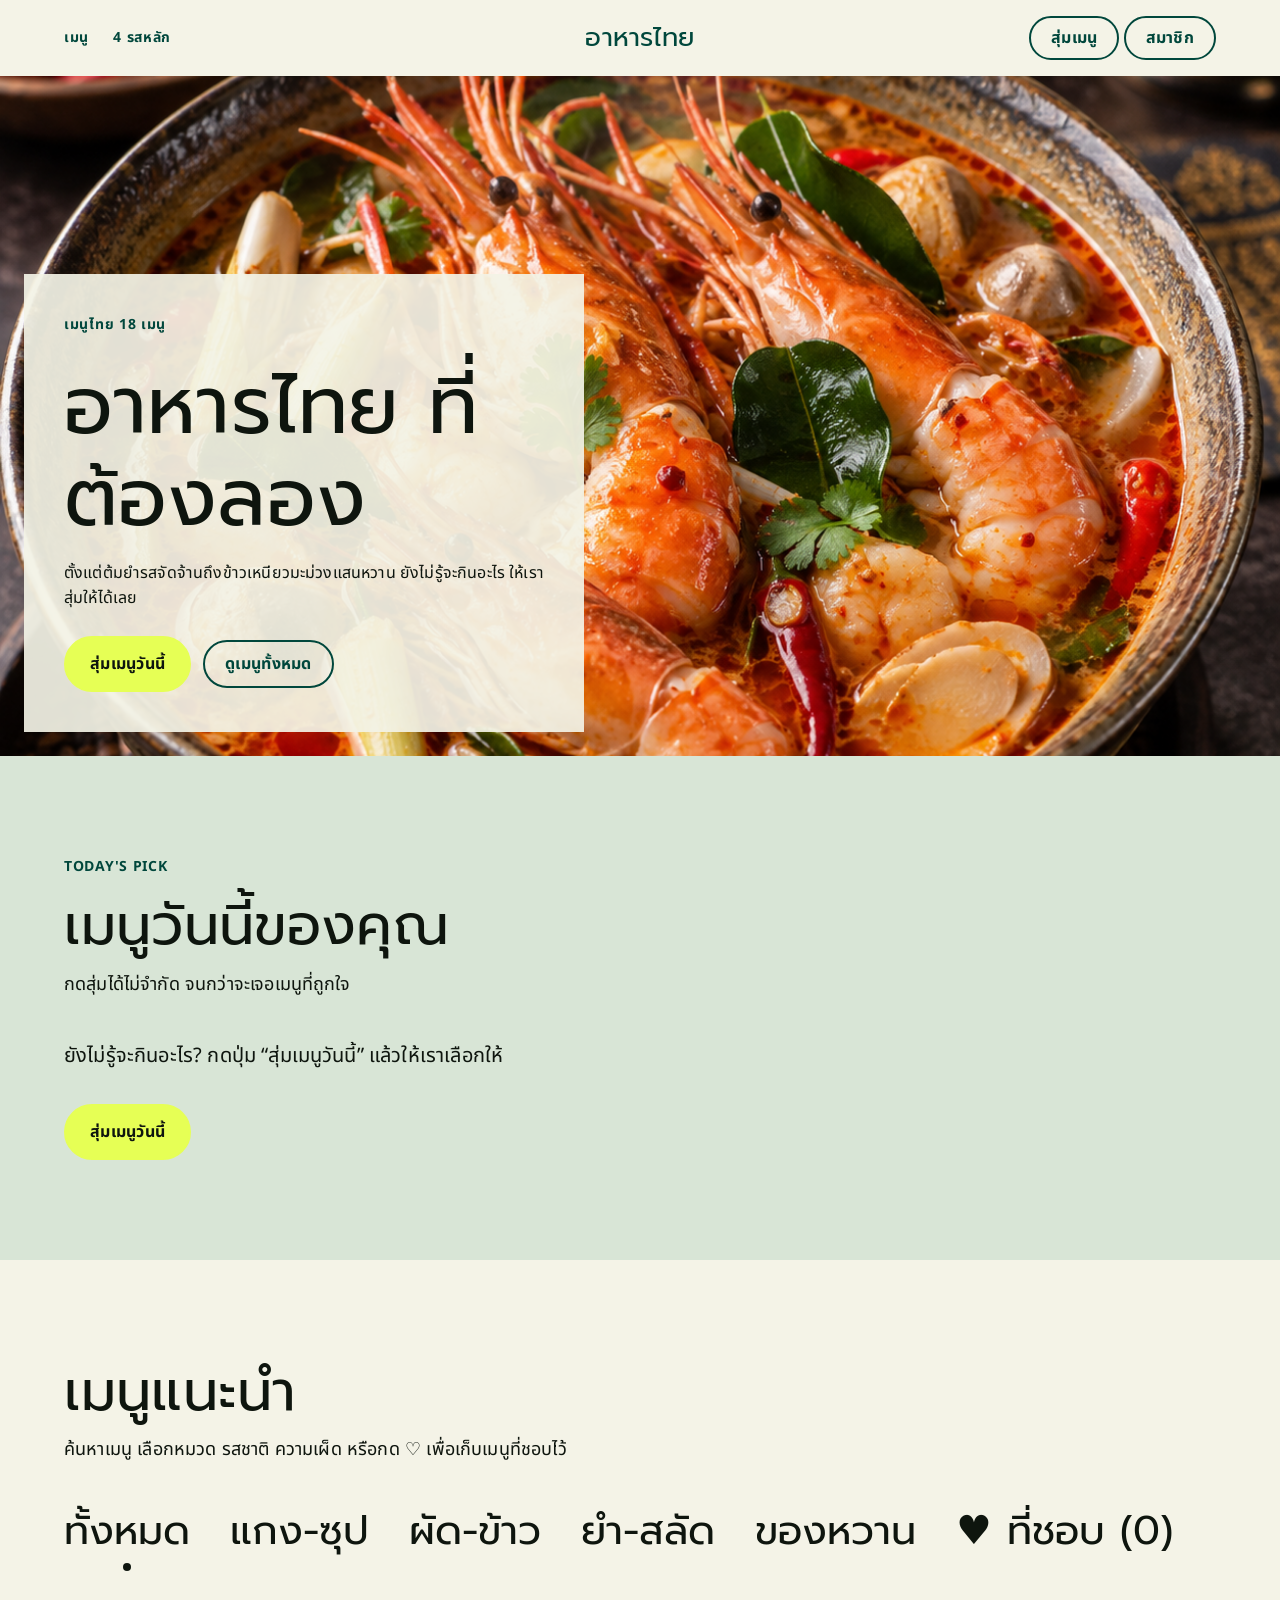
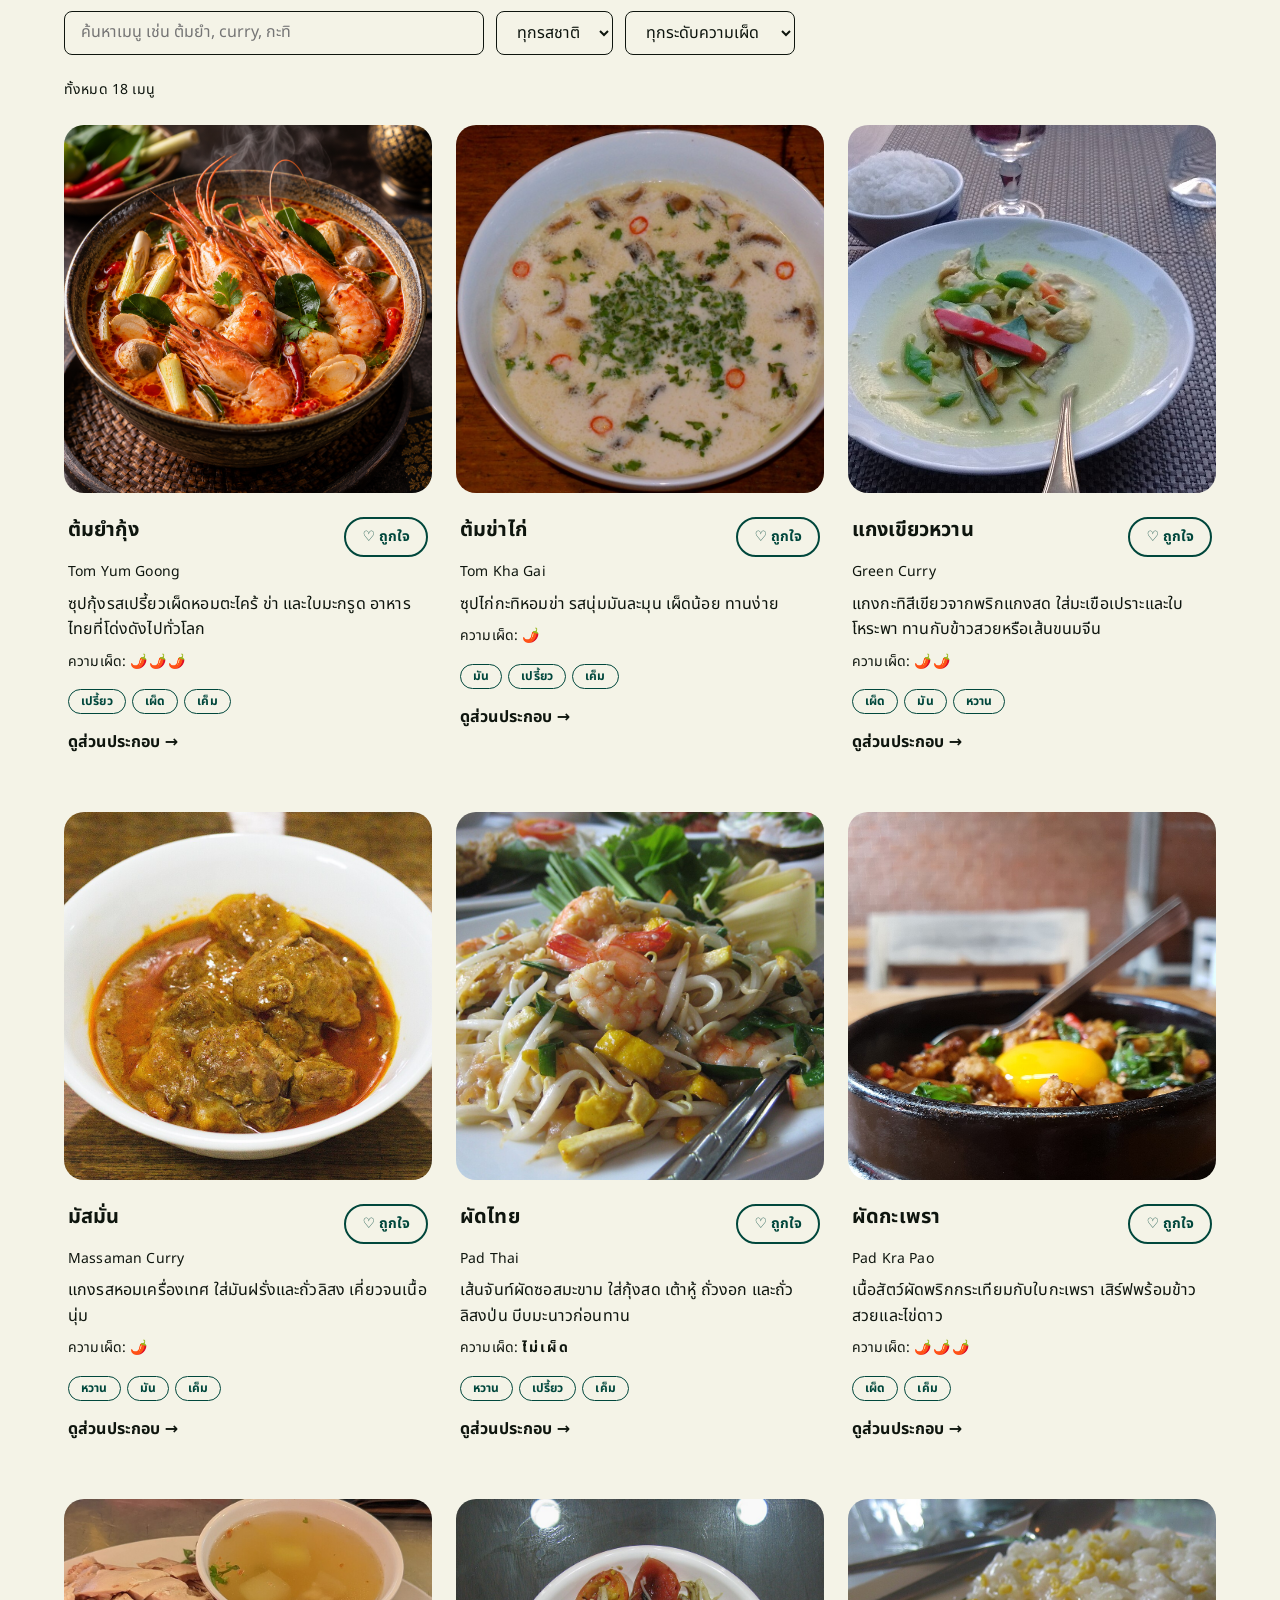
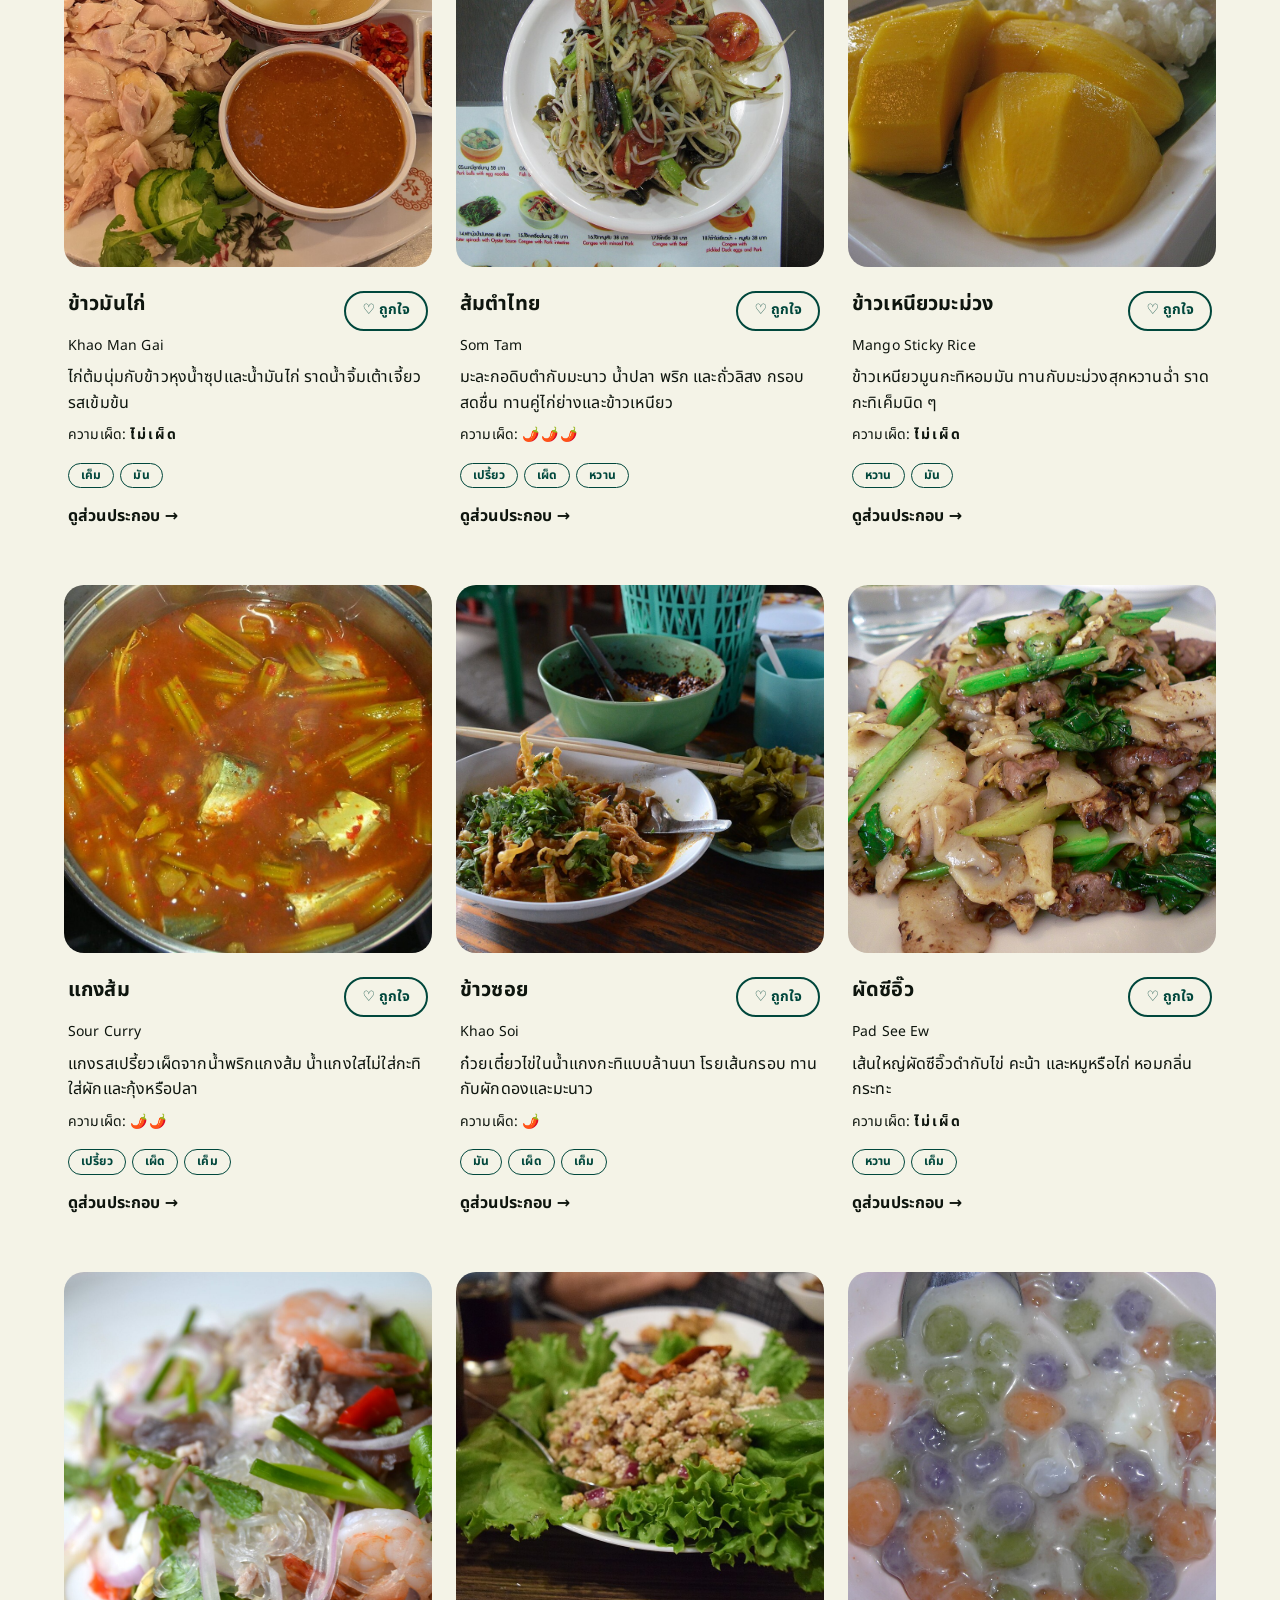
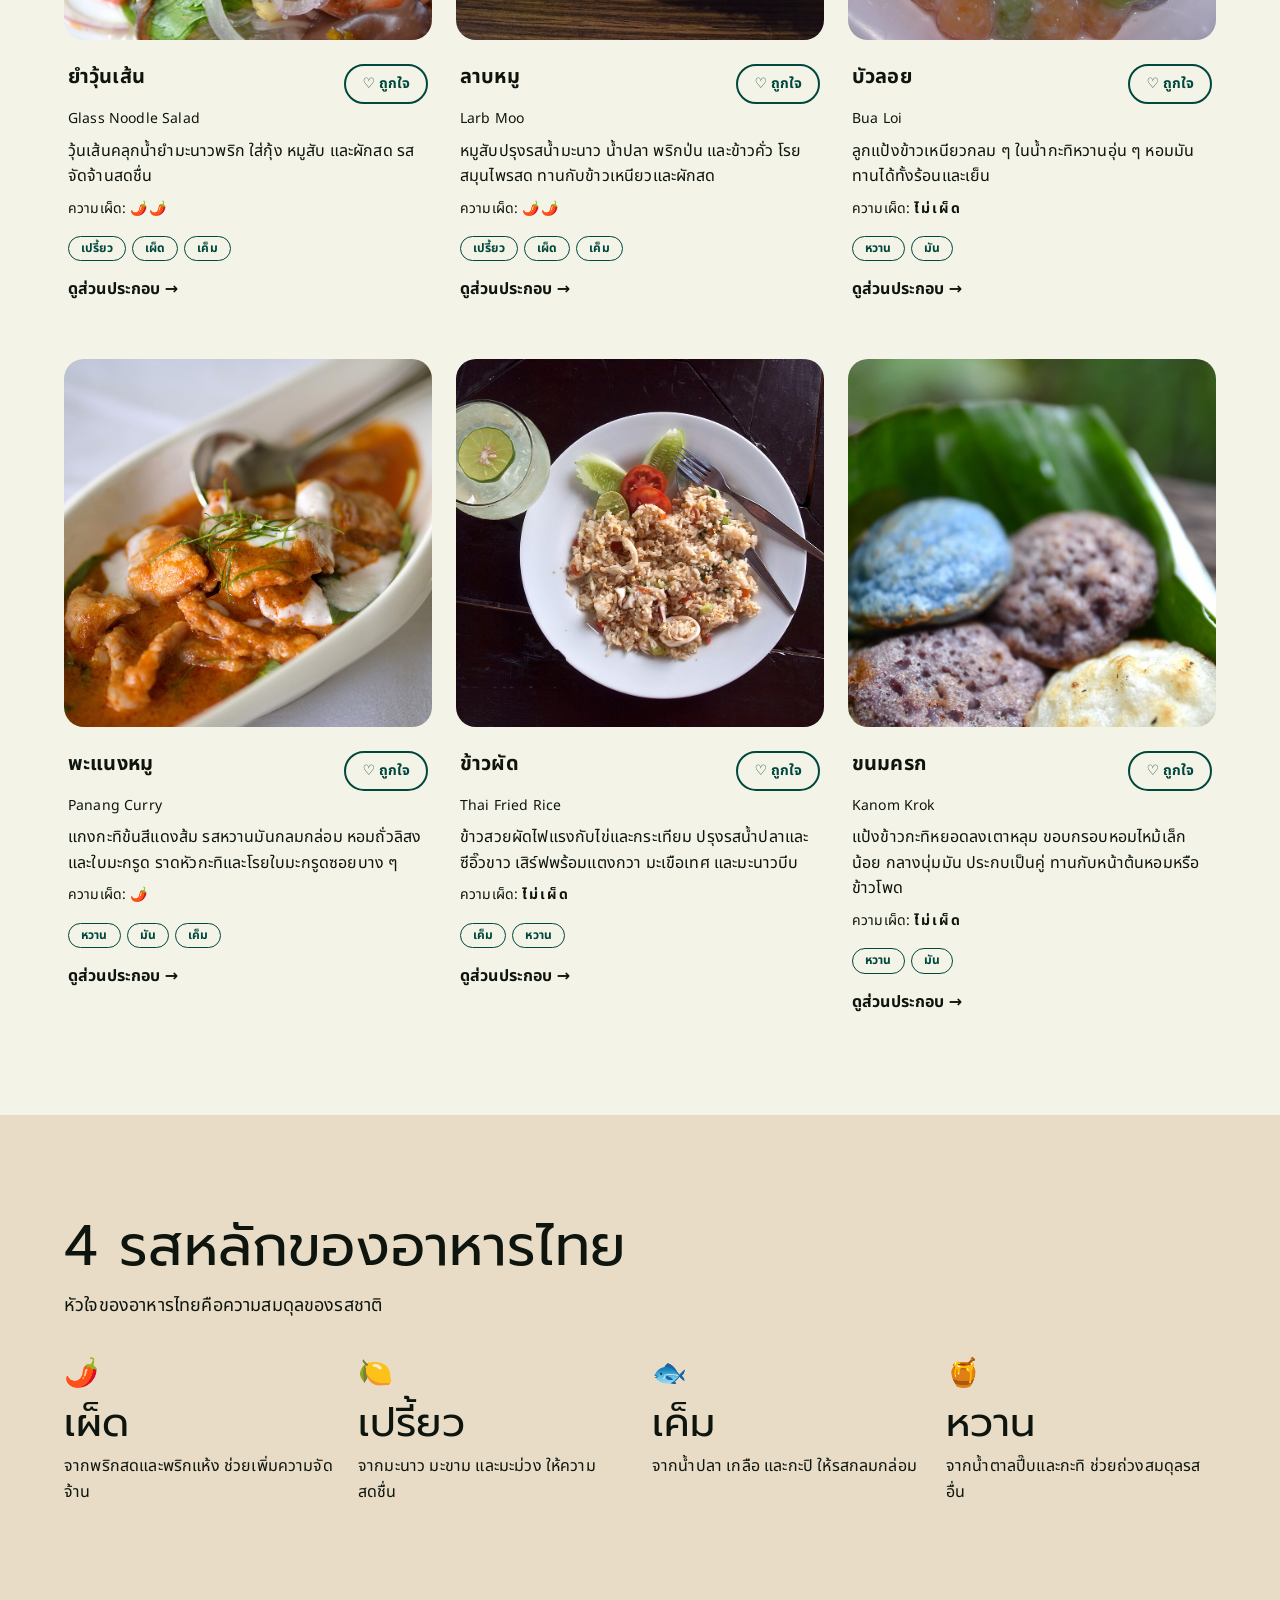
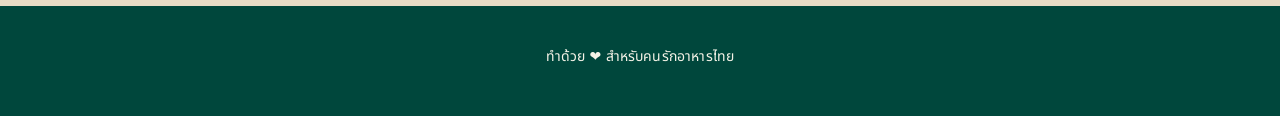
<file: thai-food/index.html>
<!DOCTYPE html>
<html lang="th">
<head>
<meta charset="UTF-8">
<meta name="viewport" content="width=device-width, initial-scale=1">
<title>อาหารไทย ที่ต้องลอง</title>
<meta name="description" content="แนะนำอาหารไทยยอดนิยม 18 เมนู สุ่มเมนูวันนี้ และเก็บเมนูที่ชอบไว้ในเครื่องของคุณ">
<link href="https://fonts.googleapis.com/css2?family=Noto+Sans+Thai:wght@400;700&family=Prompt:wght@400&display=swap" rel="stylesheet">
<link rel="stylesheet" href="style.css">
</head>
<body>

<div class="note" id="storageNote" role="status" hidden>บันทึกลงเครื่องนี้ไม่ได้ รายการที่ชอบจะหายเมื่อปิดหน้านี้</div>

<nav class="nav wrap" aria-label="เมนูหลัก">
  <div class="nav-links"><a href="#menu">เมนู</a><a href="#tastes">4 รสหลัก</a></div>
  <a class="brand" href="index.html">อาหารไทย</a>
  <div class="nav-end"><a class="btn ghost small" href="#pick">สุ่มเมนู</a> <a class="btn ghost small" href="signup.html">สมาชิก</a></div>
</nav>

<header class="hero">
  <img class="hero-img" src="image/tom-yum-goong.png" alt="ต้มยำกุ้งร้อน ๆ ในชามเซรามิก">
  <div class="hero-panel">
    <p class="eyebrow">เมนูไทย 18 เมนู</p>
    <h1 class="display">อาหารไทย ที่ต้องลอง</h1>
    <p>ตั้งแต่ต้มยำรสจัดจ้านถึงข้าวเหนียวมะม่วงแสนหวาน ยังไม่รู้จะกินอะไร ให้เราสุ่มให้ได้เลย</p>
    <div class="actions">
      <button class="btn" type="button" id="heroRoll">สุ่มเมนูวันนี้</button>
      <a class="btn ghost" href="#menu">ดูเมนูทั้งหมด</a>
    </div>
  </div>
</header>

<main>
  <section class="block band-sage" id="pick">
    <div class="wrap">
      <p class="eyebrow">Today's Pick</p>
      <h2 class="section-title">เมนูวันนี้ของคุณ</h2>
      <p class="section-sub">กดสุ่มได้ไม่จำกัด จนกว่าจะเจอเมนูที่ถูกใจ</p>
      <div class="pick-result" id="pickResult" aria-live="polite"></div>
      <div class="pick-actions"><button class="btn" type="button" id="pickRoll">สุ่มเมนูวันนี้</button></div>
    </div>
  </section>

  <section class="block" id="menu">
    <div class="wrap">
      <h2 class="section-title">เมนูแนะนำ</h2>
      <p class="section-sub">ค้นหาเมนู เลือกหมวด รสชาติ ความเผ็ด หรือกด ♡ เพื่อเก็บเมนูที่ชอบไว้</p>
      <div class="filters" id="filters" role="group" aria-label="กรองตามหมวดอาหาร"></div>
      <div class="tools">
        <input type="search" id="search" placeholder="ค้นหาเมนู เช่น ต้มยำ, curry, กะทิ" aria-label="ค้นหาเมนู" autocomplete="off">
        <select id="tasteSel" aria-label="กรองตามรสชาติ"></select>
        <select id="spiceSel" aria-label="กรองตามความเผ็ด">
          <option value="">ทุกระดับความเผ็ด</option>
          <option value="0">ไม่เผ็ด</option>
          <option value="1">เผ็ดน้อย 🌶️</option>
          <option value="2">เผ็ดกลาง 🌶️🌶️</option>
          <option value="3">เผ็ดมาก 🌶️🌶️🌶️</option>
        </select>
        <button class="btn ghost small" type="button" id="resetBtn" hidden>ล้างตัวกรอง</button>
      </div>
      <p class="result-count" id="count" role="status"></p>
      <div class="grid" id="grid"></div>
    </div>
  </section>

  <section class="block band-sand" id="tastes">
    <div class="wrap">
      <h2 class="section-title">4 รสหลักของอาหารไทย</h2>
      <p class="section-sub">หัวใจของอาหารไทยคือความสมดุลของรสชาติ</p>
      <div class="tastes">
        <div class="taste"><div class="icon" aria-hidden="true">🌶️</div><h3>เผ็ด</h3><p>จากพริกสดและพริกแห้ง ช่วยเพิ่มความจัดจ้าน</p></div>
        <div class="taste"><div class="icon" aria-hidden="true">🍋</div><h3>เปรี้ยว</h3><p>จากมะนาว มะขาม และมะม่วง ให้ความสดชื่น</p></div>
        <div class="taste"><div class="icon" aria-hidden="true">🐟</div><h3>เค็ม</h3><p>จากน้ำปลา เกลือ และกะปิ ให้รสกลมกล่อม</p></div>
        <div class="taste"><div class="icon" aria-hidden="true">🍯</div><h3>หวาน</h3><p>จากน้ำตาลปี๊บและกะทิ ช่วยถ่วงสมดุลรสอื่น</p></div>
      </div>
    </div>
  </section>
</main>

<footer>ทำด้วย ❤️ สำหรับคนรักอาหารไทย</footer>

<script src="dishes.js"></script>
<script>
  const CATEGORIES = ["ทั้งหมด", "แกง-ซุป", "ผัด-ข้าว", "ยำ-สลัด", "ของหวาน"];
  const FAV_FILTER = "ที่ชอบ";
  const STORE_KEY = "thaiFood.favorites.v1";

  // ไม่มี prototype เพื่อไม่ให้ id อย่าง "__proto__" หรือ "constructor" ถูกมองเป็นเมนู
  const byId = Object.assign(Object.create(null), Object.fromEntries(DISHES.map(d => [d.id, d])));
  const filtersEl = document.getElementById("filters");
  const gridEl = document.getElementById("grid");
  const pickEl = document.getElementById("pickResult");
  const noteEl = document.getElementById("storageNote");
  const searchEl = document.getElementById("search");
  const tasteSel = document.getElementById("tasteSel");
  const spiceSel = document.getElementById("spiceSel");
  const resetBtn = document.getElementById("resetBtn");
  const countEl = document.getElementById("count");

  let active = "ทั้งหมด";
  let pick = null;
  let favChip = null;
  let canPersist = true;
  const favs = new Set();

  // ---- Favorites storage (localStorage may be missing or blocked) ----
  function loadFavs() {
    let raw = null;
    try { raw = localStorage.getItem(STORE_KEY); } catch (e) { canPersist = false; }
    if (raw) {
      try {
        const ids = JSON.parse(raw);
        if (Array.isArray(ids)) ids.forEach(id => { if (byId[id]) favs.add(id); });
      } catch (e) { /* ignore corrupt data and start empty */ }
    }
    noteEl.hidden = canPersist;
  }

  function saveFavs() {
    try { localStorage.setItem(STORE_KEY, JSON.stringify([...favs])); } catch (e) { canPersist = false; }
    noteEl.hidden = canPersist;
  }

  // ---- DOM helpers ----
  function el(tag, cls, text) {
    const node = document.createElement(tag);
    if (cls) node.className = cls;
    if (text !== undefined) node.textContent = text;
    return node;
  }

  function favLabel() { return "♥ ที่ชอบ (" + favs.size + ")"; }

  function syncFavButton(b) {
    const on = favs.has(b.dataset.id);
    b.setAttribute("aria-pressed", String(on));
    b.textContent = on ? "♥ ชอบแล้ว" : "♡ ถูกใจ";
    b.setAttribute("aria-label", (on ? "เลิกถูกใจ " : "ถูกใจ ") + byId[b.dataset.id].th);
  }

  function toggleFav(id) {
    if (favs.has(id)) favs.delete(id); else favs.add(id);
    saveFavs();
    document.querySelectorAll('.fav[data-id="' + id + '"]').forEach(syncFavButton);
    if (favChip) favChip.textContent = favLabel();
    if (active === FAV_FILTER) renderCards();
  }

  function dishCard(d, big) {
    const card = el("article", big ? "card big pop" : "card");
    const pic = el("div", "pic", d.image ? undefined : d.emoji);
    if (d.image) {
      const img = el("img");
      img.src = d.image;
      img.alt = d.th;
      img.loading = "lazy";
      pic.append(img);
      pic.classList.add("has-img");
    } else {
      pic.setAttribute("aria-hidden", "true");
    }

    const fav = el("button", "fav");
    fav.type = "button";
    fav.dataset.id = d.id;
    syncFavButton(fav);
    fav.addEventListener("click", () => toggleFav(d.id));

    const head = el("div", "head");
    const title = el("h3");
    const link = el("a", "title-link", d.th);
    link.href = "detail.html?id=" + encodeURIComponent(d.id);
    title.append(link);
    head.append(title, fav);

    const spice = el("div", "spice", "ความเผ็ด: ");
    spice.append(el("b", null, d.spice ? "🌶️".repeat(d.spice) : "ไม่เผ็ด"));

    const tags = el("div", "tags");
    d.tastes.forEach(t => tags.append(el("span", "tag", t)));

    const body = el("div", "body");
    const more = el("a", "more", "ดูส่วนประกอบ →");
    more.href = link.href;
    more.setAttribute("aria-label", "ดูส่วนประกอบของ " + d.th);

    body.append(head, el("div", "en", d.en), el("p", null, d.desc), spice, tags, more);
    card.append(pic, body);
    return card;
  }

  // ---- Today's Pick ----
  function renderPick() {
    if (!pick) {
      pickEl.replaceChildren(el("div", "placeholder", "ยังไม่รู้จะกินอะไร? กดปุ่ม “สุ่มเมนูวันนี้” แล้วให้เราเลือกให้"));
      return;
    }
    pickEl.replaceChildren(dishCard(pick, true));
  }

  function rollPick() {
    // Any Dish except the one just picked, regardless of filter or Favorites.
    const pool = DISHES.filter(d => !pick || d.id !== pick.id);
    pick = pool[Math.floor(Math.random() * pool.length)];
    renderPick();
    document.getElementById("pickRoll").textContent = "สุ่มใหม่";
  }

  // ---- Filters and menu ----
  function renderFilters() {
    const chips = CATEGORIES.map(c => makeChip(c, c));
    favChip = makeChip(FAV_FILTER, favLabel());
    filtersEl.replaceChildren(...chips, favChip);
  }

  function makeChip(value, label) {
    const b = el("button", "chip", label);
    b.type = "button";
    b.setAttribute("aria-pressed", String(value === active));
    b.addEventListener("click", () => { active = value; renderFilters(); renderCards(); });
    return b;
  }

  function hasFilters() {
    return active !== "ทั้งหมด" || searchEl.value.trim() !== "" || tasteSel.value !== "" || spiceSel.value !== "";
  }

  function matches(d) {
    if (active === FAV_FILTER ? !favs.has(d.id) : (active !== "ทั้งหมด" && d.cat !== active)) return false;
    if (tasteSel.value && !d.tastes.includes(tasteSel.value)) return false;
    if (spiceSel.value !== "" && d.spice !== Number(spiceSel.value)) return false;
    const q = searchEl.value.trim().toLowerCase();
    if (q) {
      const hay = [d.th, d.en, d.desc, d.cat, ...d.tastes].join(" ").toLowerCase();
      if (!q.split(/\s+/).every(w => hay.includes(w))) return false;
    }
    return true;
  }

  function renderCards() {
    const list = DISHES.filter(matches);
    resetBtn.hidden = !hasFilters();
    countEl.textContent = hasFilters()
      ? "พบ " + list.length + " จาก " + DISHES.length + " เมนู"
      : "ทั้งหมด " + DISHES.length + " เมนู";
    if (!list.length) {
      const onlyFavs = active === FAV_FILTER && !favs.size && !searchEl.value.trim() && !tasteSel.value && spiceSel.value === "";
      gridEl.replaceChildren(el("p", "empty", onlyFavs
        ? "ยังไม่มีเมนูที่ชอบ กดปุ่ม ♡ ถูกใจ บนการ์ดเพื่อเก็บไว้ที่นี่"
        : "ไม่พบเมนูที่ตรงกับเงื่อนไข ลองเปลี่ยนคำค้นหาหรือล้างตัวกรอง"));
      return;
    }
    gridEl.replaceChildren(...list.map(d => dishCard(d, false)));
  }

  function resetFilters() {
    active = "ทั้งหมด";
    searchEl.value = "";
    tasteSel.value = "";
    spiceSel.value = "";
    renderFilters();
    renderCards();
  }

  function initTools() {
    const tastes = [...new Set(DISHES.flatMap(d => d.tastes))];
    tasteSel.replaceChildren(new Option("ทุกรสชาติ", ""), ...tastes.map(t => new Option("รส" + t, t)));
    searchEl.addEventListener("input", renderCards);
    tasteSel.addEventListener("change", renderCards);
    spiceSel.addEventListener("change", renderCards);
    resetBtn.addEventListener("click", resetFilters);
  }

  document.getElementById("heroRoll").addEventListener("click", () => {
    rollPick();
    const reduce = window.matchMedia("(prefers-reduced-motion: reduce)").matches;
    document.getElementById("pick").scrollIntoView({ behavior: reduce ? "auto" : "smooth", block: "start" });
  });
  document.getElementById("pickRoll").addEventListener("click", rollPick);

  // กลับมาจาก back-forward cache หรือมีการแก้ไขจากแท็บอื่น: อ่านรายการที่ชอบจาก localStorage ใหม่
  function resyncFavs() {
    favs.clear();
    loadFavs();
    document.querySelectorAll(".fav").forEach(syncFavButton);
    renderFilters();
    renderCards();
  }
  window.addEventListener("pageshow", e => { if (e.persisted) resyncFavs(); });
  window.addEventListener("storage", e => { if (e.key === null || e.key === STORE_KEY) resyncFavs(); });

  loadFavs();
  initTools();
  renderPick();
  renderFilters();
  renderCards();
</script>
</body>
</html>
</file>
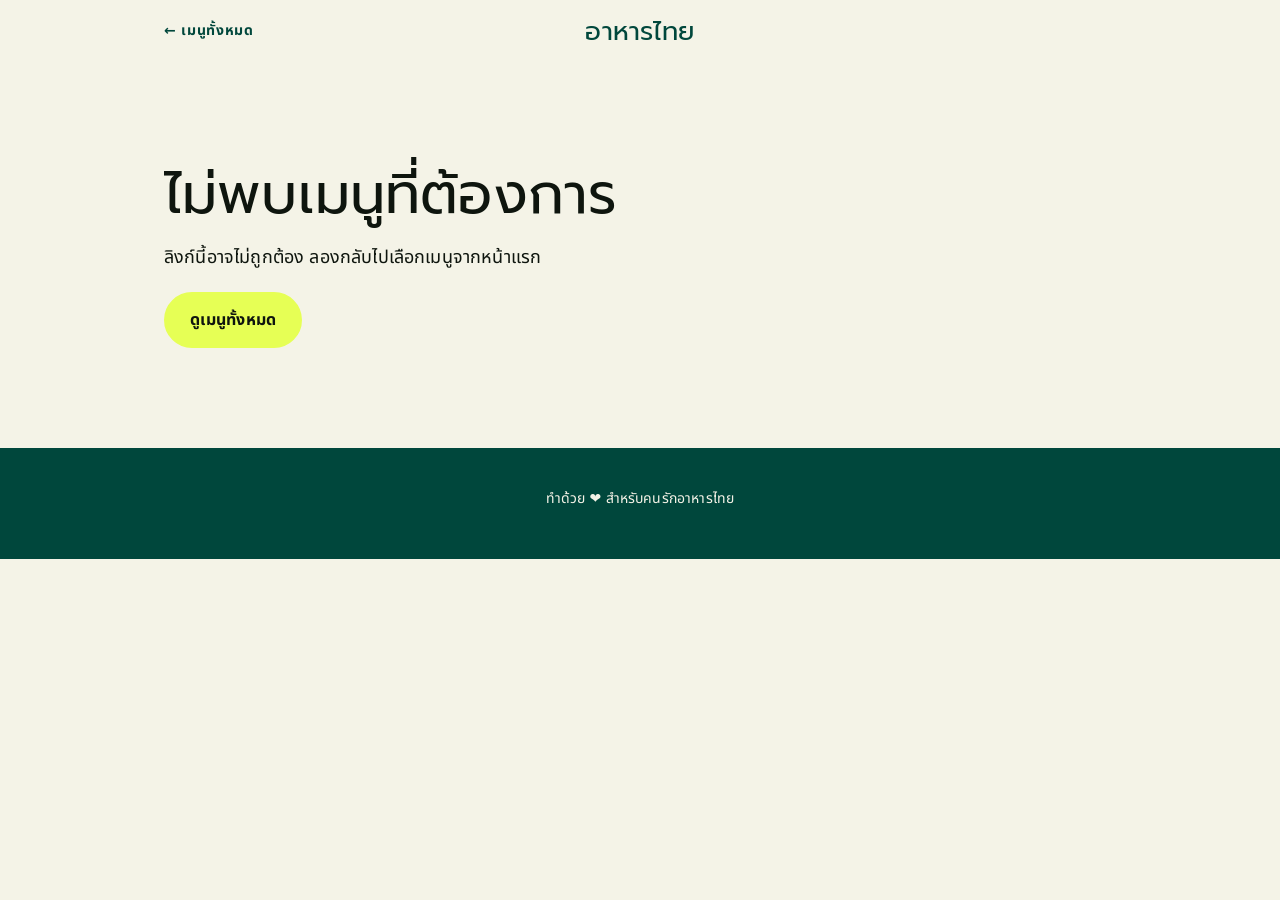
<file: thai-food/detail.html>
<!DOCTYPE html>
<html lang="th">
<head>
<meta charset="UTF-8">
<meta name="viewport" content="width=device-width, initial-scale=1">
<title>รายละเอียดเมนู | อาหารไทย ที่ต้องลอง</title>
<meta name="description" content="ดูรายละเอียดและส่วนประกอบของเมนูอาหารไทยแต่ละเมนู">
<link href="https://fonts.googleapis.com/css2?family=Noto+Sans+Thai:wght@400;700&family=Prompt:wght@400&display=swap" rel="stylesheet">
<link rel="stylesheet" href="style.css">
</head>
<body>

<div class="note" id="storageNote" role="status" hidden>บันทึกลงเครื่องนี้ไม่ได้ รายการที่ชอบจะหายเมื่อปิดหน้านี้</div>

<nav class="nav wrap detail-wrap" aria-label="เมนูหลัก">
  <a class="back" href="index.html#menu">← เมนูทั้งหมด</a>
  <a class="brand" href="index.html">อาหารไทย</a>
  <div class="nav-end"></div>
</nav>

<main id="content"></main>

<footer>ทำด้วย ❤️ สำหรับคนรักอาหารไทย</footer>

<script src="dishes.js"></script>
<script>
  const STORE_KEY = "thaiFood.favorites.v1"; // ใช้คีย์เดียวกับ index.html เพื่อให้รายการที่ชอบตรงกัน

  // ไม่มี prototype เพื่อไม่ให้ id อย่าง "__proto__" หรือ "constructor" ถูกมองเป็นเมนู
  const byId = Object.assign(Object.create(null), Object.fromEntries(DISHES.map(d => [d.id, d])));
  const contentEl = document.getElementById("content");
  const noteEl = document.getElementById("storageNote");
  const favs = new Set();
  let canPersist = true;
  let shown = null;    // เมนูที่กำลังแสดง
  let favBtn = null;   // ปุ่มถูกใจของเมนูนั้น

  function el(tag, cls, text) {
    const node = document.createElement(tag);
    if (cls) node.className = cls;
    if (text !== undefined) node.textContent = text;
    return node;
  }

  function loadFavs() {
    let raw = null;
    try { raw = localStorage.getItem(STORE_KEY); } catch (e) { canPersist = false; }
    if (raw) {
      try {
        const ids = JSON.parse(raw);
        if (Array.isArray(ids)) ids.forEach(id => { if (byId[id]) favs.add(id); });
      } catch (e) { /* ข้อมูลเสีย เริ่มจากรายการว่าง */ }
    }
    noteEl.hidden = canPersist;
  }

  function saveFavs() {
    try { localStorage.setItem(STORE_KEY, JSON.stringify([...favs])); } catch (e) { canPersist = false; }
    noteEl.hidden = canPersist;
  }

  function syncFavButton(b, d) {
    const on = favs.has(d.id);
    b.setAttribute("aria-pressed", String(on));
    b.textContent = on ? "♥ ชอบแล้ว" : "♡ ถูกใจ";
    b.setAttribute("aria-label", (on ? "เลิกถูกใจ " : "ถูกใจ ") + d.th);
  }

  function renderMissing() {
    document.title = "ไม่พบเมนู | อาหารไทย ที่ต้องลอง";
    const box = el("div", "missing wrap detail-wrap");
    box.append(el("h1", null, "ไม่พบเมนูที่ต้องการ"), el("p", null, "ลิงก์นี้อาจไม่ถูกต้อง ลองกลับไปเลือกเมนูจากหน้าแรก"));
    const back = el("a", "btn", "ดูเมนูทั้งหมด");
    back.href = "index.html#menu";
    back.style.marginTop = "20px";
    box.append(el("p"), back);
    contentEl.replaceChildren(box);
  }

  function pagerLink(d, text) {
    const a = el("a", "btn ghost", text);
    a.href = "detail.html?id=" + encodeURIComponent(d.id);
    return a;
  }

  function renderDish(d) {
    document.title = d.th + " (" + d.en + ") | อาหารไทย ที่ต้องลอง";

    const pic = el("div", "pic", d.image ? undefined : d.emoji);
    if (d.image) {
      const img = el("img");
      img.src = d.image;
      img.alt = d.th;
      pic.append(img);
      pic.classList.add("has-img");
    } else {
      pic.setAttribute("aria-hidden", "true");
    }

    const fav = el("button", "fav");
    fav.type = "button";
    shown = d;
    favBtn = fav;
    syncFavButton(fav, d);
    fav.addEventListener("click", () => {
      if (favs.has(d.id)) favs.delete(d.id); else favs.add(d.id);
      saveFavs();
      syncFavButton(fav, d);
    });

    const head = el("div", "head");
    head.append(el("h1", null, d.th), fav);

    const spice = el("div", "meta", "ความเผ็ด: ");
    spice.append(el("b", null, d.spice ? "🌶️".repeat(d.spice) : "ไม่เผ็ด"));

    const tags = el("div", "tags");
    tags.append(el("span", "tag cat", d.cat));
    d.tastes.forEach(t => tags.append(el("span", "tag", t)));

    const body = el("div", "dish-body");
    body.append(head, el("div", "en", d.en), el("p", "desc", d.desc), spice, tags);

    const dish = el("article", "dish wrap detail-wrap");
    dish.append(pic, body);

    const total = d.ingredients.reduce((n, g) => n + g.items.length, 0);
    const ing = el("section", "ingredients");
    const ingInner = el("div", "wrap detail-wrap");
    ing.setAttribute("aria-labelledby", "ingTitle");
    const title = el("h2", "section-title", "ส่วนประกอบ");
    title.id = "ingTitle";
    const groups = el("div", "groups");
    d.ingredients.forEach(g => {
      const box = el("div", "group");
      const list = el("ul");
      g.items.forEach(i => list.append(el("li", null, i)));
      box.append(el("h3", null, g.group), list);
      groups.append(box);
    });
    ingInner.append(title, el("p", "section-sub", "รวม " + total + " อย่าง แบ่งเป็น " + d.ingredients.length + " กลุ่ม"), groups);
    ing.append(ingInner);

    const i = DISHES.indexOf(d);
    const prev = DISHES[(i - 1 + DISHES.length) % DISHES.length];
    const next = DISHES[(i + 1) % DISHES.length];
    const pager = el("nav", "pager wrap detail-wrap");
    pager.setAttribute("aria-label", "เมนูอื่น");
    pager.append(pagerLink(prev, "← " + prev.th), pagerLink(next, next.th + " →"));

    contentEl.replaceChildren(dish, ing, pager);
  }

  // กลับมาจาก back-forward cache หรือมีการแก้ไขจากแท็บอื่น: อ่านรายการที่ชอบจาก localStorage ใหม่
  function resyncFavs() {
    favs.clear();
    loadFavs();
    if (shown) syncFavButton(favBtn, shown);
  }
  window.addEventListener("pageshow", e => { if (e.persisted) resyncFavs(); });
  window.addEventListener("storage", e => { if (e.key === null || e.key === STORE_KEY) resyncFavs(); });

  loadFavs();
  const id = new URLSearchParams(location.search).get("id");
  const dish = id && byId[id];
  if (dish) renderDish(dish); else renderMissing();
</script>
</body>
</html>
</file>
<file: thai-food/style.css>
/* Shared styles for index.html and detail.html.
   Design system: .claude/DESIGN.md (sweetgreen reference). Light theme only.
   Thai adaptation: SweetSans/SweetSansText are Latin-only, so Prompt (display) and
   Noto Sans Thai (text) stand in. Thai stacks vowel and tone marks above and below the
   line, so display line-height is 1.15 instead of the reference 0.85. */

:root {
  color-scheme: light;

  --color-deep-forest: #00473c;
  --color-lime-glow: #e6ff55;
  --color-sage-mist: #d8e5d6;
  --color-warm-sand: #e8dcc6;
  --color-cream-canvas: #f4f3e7;
  --color-forest-shadow: #0e150e;

  --font-display: "Prompt", "Noto Sans Thai", ui-sans-serif, system-ui, sans-serif;
  --font-text: "Noto Sans Thai", ui-sans-serif, system-ui, sans-serif;

  --page-max-width: 1200px;
  --gutter: 24px;
  --section-pad: clamp(56px, 8vw, 100px);
  --radius-image: 20px;
  --radius-input: 8px;
  --radius-pill: 9999px;
  --shadow-xl: rgba(14, 21, 14, 0.4) 3px 3px 32px -10px;
}

*, *::before, *::after { box-sizing: border-box; }
h1, h2, h3, p, ul { margin: 0; }
[hidden] { display: none !important; }
html { scroll-behavior: smooth; }
body {
  margin: 0;
  background: var(--color-cream-canvas);
  color: var(--color-forest-shadow);
  font-family: var(--font-text);
  font-size: 16px;
  line-height: 1.6;
  letter-spacing: 0.01em;
}
.wrap { max-width: var(--page-max-width); margin: 0 auto; padding-inline: var(--gutter); }
h1, h2, h3 { font-family: var(--font-display); font-weight: 400; line-height: 1.15; text-wrap: balance; }
a { color: var(--color-deep-forest); }
a:focus-visible, button:focus-visible, input:focus-visible, select:focus-visible {
  outline: 3px solid var(--color-deep-forest);
  outline-offset: 3px;
  border-radius: 4px;
}

/* Typography helpers */
.eyebrow {
  font-weight: 700;
  font-size: 14px;
  letter-spacing: 0.05em;
  text-transform: uppercase;
  color: var(--color-deep-forest);
  margin-bottom: 16px;
}
.display { font-size: clamp(2.75rem, 8vw, 5rem); }
.section-title { font-size: clamp(2.25rem, 5.5vw, 3.5rem); margin-bottom: 12px; }
.section-sub { font-size: 18px; max-width: 560px; margin-bottom: 40px; }

/* Buttons: pills only. Lime fill is reserved for the primary action. */
.btn {
  display: inline-block;
  font: inherit;
  font-weight: 700;
  font-size: 16px;
  line-height: 1.25;
  letter-spacing: 0.017em;
  text-decoration: none;
  cursor: pointer;
  padding: 16px 24px;
  border: 2px solid var(--color-lime-glow);
  border-radius: var(--radius-pill);
  background: var(--color-lime-glow);
  color: var(--color-forest-shadow);
  transition: box-shadow .15s;
}
.btn:hover { box-shadow: var(--shadow-xl); }
.btn.ghost {
  background: transparent;
  border-color: var(--color-deep-forest);
  color: var(--color-deep-forest);
  padding: 12px 20px;
}
.btn.ghost:hover { box-shadow: none; background: var(--color-deep-forest); color: var(--color-cream-canvas); }
.btn.small { padding: 10px 20px; min-height: 44px; }

/* Ghost text link with arrow */
.more {
  font-weight: 700;
  color: var(--color-forest-shadow);
  text-decoration: none;
}
.more:hover { text-decoration: underline; }

/* Navigation */
.nav {
  display: grid;
  grid-template-columns: 1fr auto 1fr;
  align-items: center;
  gap: 16px;
  padding-block: 16px;
}
.nav-links { display: flex; gap: 24px; }
.nav-links a, .nav .back {
  font-weight: 700;
  font-size: 14px;
  letter-spacing: 0.05em;
  color: var(--color-deep-forest);
  text-decoration: none;
}
.nav-links a:hover, .nav .back:hover { text-decoration: underline; }
.brand {
  font-family: var(--font-display);
  font-size: 26px;
  line-height: 1.2;
  color: var(--color-deep-forest);
  text-decoration: none;
}
.nav-end { justify-self: end; }

/* Storage note */
.note {
  background: var(--color-sage-mist);
  text-align: center;
  font-size: 14px;
  padding: 8px 16px;
}

/* Hero: full-bleed photo, cream panel bottom-left */
.hero { position: relative; min-height: min(78vh, 680px); display: flex; align-items: flex-end; }
.hero-img { position: absolute; inset: 0; width: 100%; height: 100%; object-fit: cover; object-position: 50% 42%; }
.hero-panel {
  position: relative;
  background: rgba(244, 243, 231, .92);
  padding: 40px;
  max-width: 560px;
  margin: 0 0 var(--gutter) var(--gutter);
}
.hero-panel h1 { margin-bottom: 16px; }
.hero-panel p { margin-bottom: 24px; }
.actions { display: flex; flex-wrap: wrap; gap: 12px; align-items: center; }

/* Sections and bands */
.block { padding-block: var(--section-pad); }
.band-sage { background: var(--color-sage-mist); }
.band-sand { background: var(--color-warm-sand); }

/* Today's Pick */
.pick-result { margin-bottom: 32px; }
.placeholder { font-size: 20px; max-width: 560px; }

/* Category tabs: text only, dot marks the active one */
.filters { display: flex; flex-wrap: wrap; gap: 8px 40px; margin-bottom: 40px; }
.chip {
  font-family: var(--font-display);
  font-weight: 400;
  font-size: clamp(1.5rem, 4vw, 2.5rem);
  line-height: 1.3;
  cursor: pointer;
  background: none;
  border: 0;
  padding: 0 0 14px;
  color: var(--color-forest-shadow);
  position: relative;
}
.chip[aria-pressed="true"]::after {
  content: "";
  position: absolute;
  left: 50%;
  bottom: 0;
  width: 8px;
  height: 8px;
  margin-left: -4px;
  border-radius: 50%;
  background: var(--color-forest-shadow);
}
.chip:not([aria-pressed="true"]):hover { text-decoration: underline; text-underline-offset: 6px; }

/* Search and filter tools */
.tools { display: flex; flex-wrap: wrap; gap: 12px; margin-bottom: 24px; }
.tools input, .tools select {
  font: inherit;
  color: var(--color-forest-shadow);
  background: transparent;
  border: 1px solid var(--color-forest-shadow);
  border-radius: var(--radius-input);
  padding: 8px 16px;
  min-height: 44px;
}
.tools input { flex: 1 1 260px; max-width: 420px; }
.result-count { font-size: 14px; margin-bottom: 24px; }

/* Product cards: no background, border or shadow; the photo is the card */
.grid { display: grid; gap: 56px 24px; grid-template-columns: repeat(auto-fill, minmax(min(320px, 100%), 1fr)); }
.empty { grid-column: 1 / -1; padding: 32px 0; font-size: 18px; }
.card { display: flex; flex-direction: column; }
.pic {
  aspect-ratio: 1 / 1;
  border-radius: var(--radius-image);
  overflow: hidden;
  background: var(--color-sage-mist);
  display: grid;
  place-items: center;
  font-size: clamp(4rem, 10vw, 6rem);
  line-height: 1;
}
.pic img { display: block; width: 100%; height: 100%; object-fit: cover; }
.card .body { padding: 24px 4px 0; display: flex; flex-direction: column; gap: 8px; flex: 1; }
.card .head { display: flex; gap: 12px; align-items: flex-start; justify-content: space-between; }
.card h3 { font-family: var(--font-text); font-weight: 700; font-size: 20px; line-height: 1.3; }
.card .en { font-size: 14px; margin-top: -4px; }
.card p { font-size: 16px; }
.card .more { margin-top: 8px; }
.title-link { color: inherit; text-decoration: none; }
.title-link:hover { text-decoration: underline; }
.spice { font-size: 14px; }
.spice b { letter-spacing: 2px; }
.tags { display: flex; flex-wrap: wrap; gap: 6px; margin-top: 8px; }
.tag {
  font-size: 12px;
  font-weight: 700;
  padding: 2px 12px;
  border-radius: 20px;
  border: 1px solid var(--color-deep-forest);
  color: var(--color-deep-forest);
}

.fav {
  flex: none;
  font: inherit;
  font-size: 14px;
  font-weight: 700;
  cursor: pointer;
  min-height: 40px;
  padding: 4px 16px;
  border-radius: var(--radius-pill);
  border: 2px solid var(--color-deep-forest);
  background: transparent;
  color: var(--color-deep-forest);
  white-space: nowrap;
}
.fav:hover { background: var(--color-sage-mist); }
.fav[aria-pressed="true"] { background: var(--color-deep-forest); color: var(--color-cream-canvas); }

/* Today's Pick card: split layout (photo left, text right) */
.card.big { display: grid; grid-template-columns: 1fr 1fr; gap: 40px; align-items: center; }
.card.big .pic:not(.has-img) { background: var(--color-warm-sand); }
.card.big .body { padding: 0; flex: none; gap: 12px; }
.card.big h3 { font-family: var(--font-display); font-weight: 400; font-size: clamp(2.25rem, 5vw, 3.5rem); }
.card.big .en { font-size: 18px; }
.card.big p { font-size: 18px; }
.card.pop { animation: pop .35s ease-out; }
@keyframes pop { from { transform: scale(.96); opacity: .4; } to { transform: scale(1); opacity: 1; } }

/* Tastes */
.tastes { display: grid; gap: 40px 24px; grid-template-columns: repeat(auto-fit, minmax(min(220px, 100%), 1fr)); }
.taste .icon { font-size: 28px; line-height: 1; margin-bottom: 12px; }
.taste h3 { font-size: 40px; margin-bottom: 8px; }
.taste p { font-size: 16px; }

/* Footer: deep forest surface */
footer {
  background: var(--color-deep-forest);
  color: var(--color-cream-canvas);
  text-align: center;
  padding: 40px 16px 48px;
  font-size: 14px;
}

/* Detail page */
.detail-wrap { max-width: 1000px; }
.dish { display: grid; grid-template-columns: 1fr 1fr; gap: 40px; align-items: center; margin-block: 24px var(--section-pad); }
.dish .pic { font-size: clamp(5rem, 14vw, 8rem); }
.dish-body { display: flex; flex-direction: column; gap: 12px; }
.dish-body .head { display: flex; gap: 16px; align-items: flex-start; justify-content: space-between; flex-wrap: wrap; }
.dish-body h1 { font-size: clamp(2.75rem, 7vw, 4.5rem); }
.dish-body .en { font-size: 18px; margin-top: -4px; }
.desc { font-size: 18px; }
.meta { font-size: 16px; }
.meta b { letter-spacing: 2px; }
.tag.cat { background: var(--color-deep-forest); color: var(--color-cream-canvas); }
.ingredients { background: var(--color-sage-mist); padding-block: var(--section-pad); }
.ingredients .section-sub { margin-bottom: 32px; }
.groups { display: grid; gap: 40px 24px; grid-template-columns: repeat(auto-fill, minmax(min(260px, 100%), 1fr)); }
.group h3 { font-family: var(--font-text); font-weight: 700; font-size: 20px; margin-bottom: 12px; }
.group ul { list-style: none; padding: 0; display: flex; flex-direction: column; gap: 6px; }
.group li { position: relative; padding-left: 20px; }
.group li::before { content: ""; position: absolute; left: 4px; top: .7em; width: 6px; height: 6px; border-radius: 50%; background: var(--color-deep-forest); }
.pager { display: flex; justify-content: space-between; gap: 12px; flex-wrap: wrap; padding-block: 48px; }
.missing { padding-block: var(--section-pad); }
.missing h1 { font-size: clamp(2.25rem, 6vw, 3.5rem); margin-bottom: 16px; }
.missing p { font-size: 18px; }

@media (max-width: 760px) {
  :root { --gutter: 16px; }
  .nav-links { display: none; }
  .nav { grid-template-columns: auto 1fr; }
  .brand { justify-self: start; }
  .nav .back + .brand { justify-self: end; }
  .hero { min-height: 520px; }
  .hero-panel { padding: 24px; margin: 0; max-width: none; width: 100%; }
  .card.big, .dish { grid-template-columns: 1fr; gap: 24px; }
}

@media (prefers-reduced-motion: reduce) {
  html { scroll-behavior: auto; }
  .btn { transition: none; }
  .card.pop { animation: none; }
}

/* สมาชิก (signup.html) */
.auth { max-width: 440px; }
.auth form { display: grid; gap: 16px; }
.auth label { display: grid; gap: 6px; font-weight: 700; }
.auth input {
  font: inherit; padding: 12px 14px; min-height: 44px;
  border: 1px solid var(--color-deep-forest); border-radius: var(--radius-input);
  background: #fff; color: var(--color-forest-shadow);
}
.note-inline { margin: 0; min-height: 1.5em; color: var(--color-deep-forest); }
</file>
